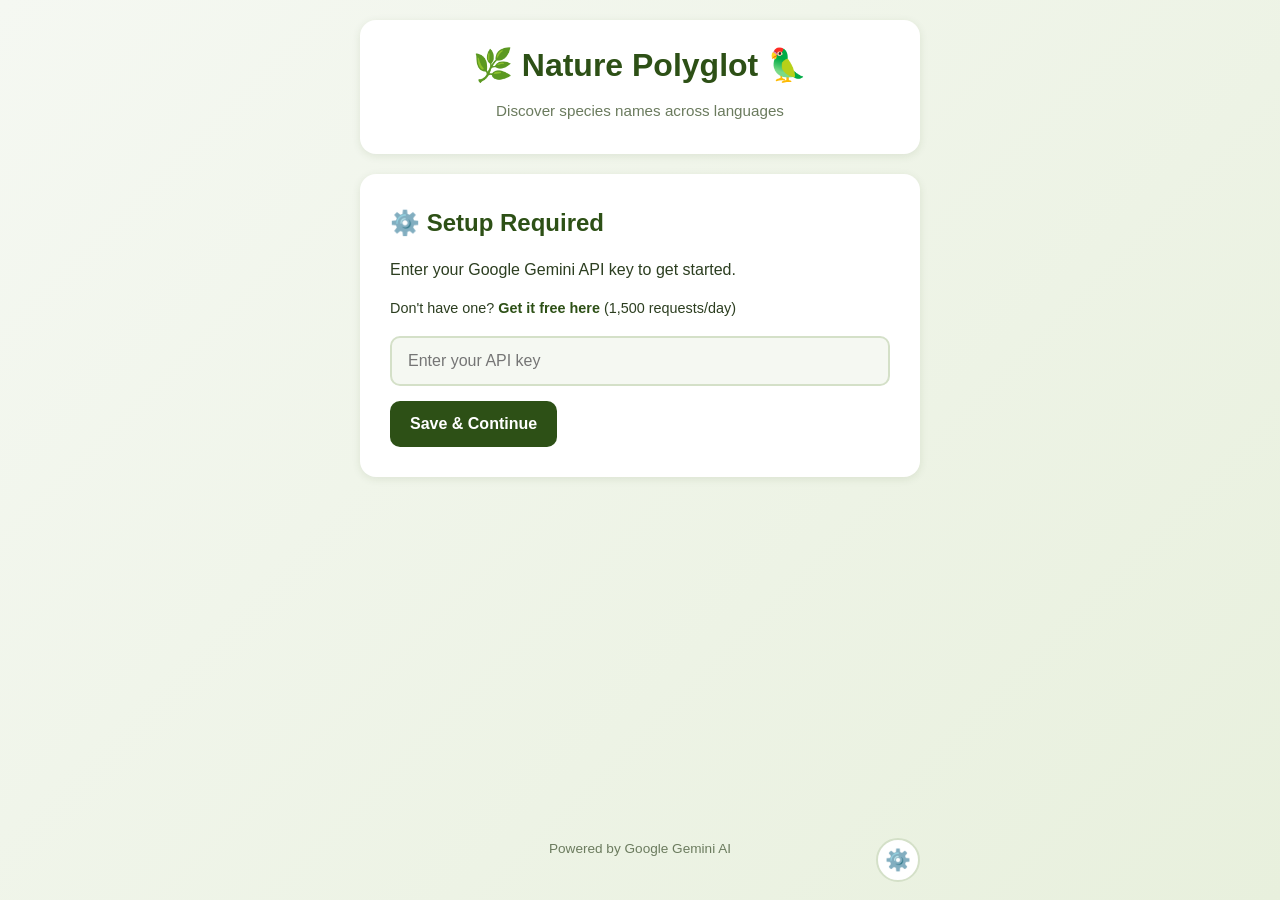
<file: index.html>
<!DOCTYPE html>
<html lang="en">
<head>
    <meta charset="UTF-8">
    <meta name="viewport" content="width=device-width, initial-scale=1.0, maximum-scale=1.0, user-scalable=no">
    <meta name="theme-color" content="#2d5016">
    <meta name="description" content="Find plant and animal names in Latin, Italian, English, and French">
    <meta name="apple-mobile-web-app-capable" content="yes">
    <meta name="apple-mobile-web-app-status-bar-style" content="black-translucent">
    <title>Nature Polyglot</title>
    <link rel="manifest" href="manifest.json">
    <link rel="icon" type="image/png" href="icons/icon-192.png">
    <link rel="apple-touch-icon" href="icons/icon-192.png">
    <link rel="stylesheet" href="styles.css">
</head>
<body>
    <div class="container">
        <header>
            <h1>🌿 Nature Polyglot 🦜</h1>
            <p class="subtitle">Discover species names across languages</p>
        </header>

        <main>
            <!-- API Key Setup (shown on first use) -->
            <div id="api-setup" class="api-setup hidden">
                <div class="setup-card">
                    <h2>⚙️ Setup Required</h2>
                    <p>Enter your Google Gemini API key to get started.</p>
                    <p class="hint">Don't have one? <a href="https://ai.google.dev/" target="_blank">Get it free here</a> (1,500 requests/day)</p>
                    <input type="password" id="api-key-input" placeholder="Enter your API key" />
                    <button id="save-api-key" class="btn btn-primary">Save & Continue</button>
                </div>
            </div>

            <!-- Main App Interface -->
            <div id="app-interface" class="app-interface hidden">
                <form id="translation-form">
                    <div class="input-group">
                        <label for="latin-input">
                            <span class="flag">🔬</span>
                            <span class="lang-name">Latin (Scientific)</span>
                        </label>
                        <input type="text" id="latin-input" class="name-input" placeholder="e.g., Passer domesticus" autocomplete="off">
                    </div>

                    <div class="input-group">
                        <label for="italian-input">
                            <span class="flag">🇮🇹</span>
                            <span class="lang-name">Italian (Italiano)</span>
                        </label>
                        <input type="text" id="italian-input" class="name-input" placeholder="es. Passera oltremontana" autocomplete="off">
                    </div>

                    <div class="input-group">
                        <label for="english-input">
                            <span class="flag">🇬🇧</span>
                            <span class="lang-name">English</span>
                        </label>
                        <input type="text" id="english-input" class="name-input" placeholder="e.g., House Sparrow" autocomplete="off">
                    </div>

                    <div class="input-group">
                        <label for="french-input">
                            <span class="flag">🇫🇷</span>
                            <span class="lang-name">French (Français)</span>
                        </label>
                        <input type="text" id="french-input" class="name-input" placeholder="par ex. Moineau domestique" autocomplete="off">
                    </div>

                    <div class="button-group">
                        <button type="submit" id="search-btn" class="btn btn-primary">
                            <span class="btn-icon">🔍</span> Search
                        </button>
                        <button type="button" id="reset-btn" class="btn btn-secondary">
                            <span class="btn-icon">🔄</span> Reset
                        </button>
                    </div>
                </form>

                <!-- Loading Indicator -->
                <div id="loading" class="loading hidden">
                    <div class="spinner"></div>
                    <p>Searching across languages...</p>
                </div>

                <!-- Error Message -->
                <div id="error-message" class="error-message hidden"></div>

                <!-- History Section -->
                <div id="history-section" class="history-section hidden">
                    <h3>Recent Searches</h3>
                    <div id="history-list" class="history-list"></div>
                    <button id="clear-history" class="btn btn-small">Clear History</button>
                </div>
            </div>
        </main>

        <footer>
            <button id="settings-btn" class="settings-btn" title="Settings">⚙️</button>
            <p class="footer-text">Powered by Google Gemini AI</p>
        </footer>

        <!-- Settings Modal -->
        <div id="settings-modal" class="modal hidden">
            <div class="modal-content">
                <h2>⚙️ Settings & Info</h2>
                
                <!-- App Info Section -->
                <div class="info-section">
                    <div class="info-item">
                        <span class="info-label">🤖 AI Model:</span>
                        <span class="info-value" id="model-name">Gemini 3.1 Flash Lite Preview</span>
                    </div>
                    <div class="info-item">
                        <span class="info-label">📅 Version:</span>
                        <span class="info-value" id="app-version">1.0.0</span>
                    </div>
                    <div class="info-item">
                        <span class="info-label">🚀 Last Updated:</span>
                        <span class="info-value" id="deploy-date">May 6, 2026</span>
                    </div>
                </div>

                <!-- API Key Section -->
                <div class="setting-item">
                    <label for="new-api-key">Google Gemini API Key</label>
                    <input type="password" id="new-api-key" placeholder="Enter new API key">
                    <button id="update-api-key" class="btn btn-primary">Update Key</button>
                </div>
                
                <button id="close-modal" class="btn btn-secondary">Close</button>
            </div>
        </div>
    </div>

    <script src="gemini-api.js"></script>
    <script src="app.js"></script>
    <script>
        // Register service worker for PWA
        if ('serviceWorker' in navigator) {
            window.addEventListener('load', () => {
                navigator.serviceWorker.register('service-worker.js')
                    .then(reg => console.log('Service Worker registered'))
                    .catch(err => console.log('Service Worker registration failed:', err));
            });
        }
    </script>
</body>
</html>
</file>
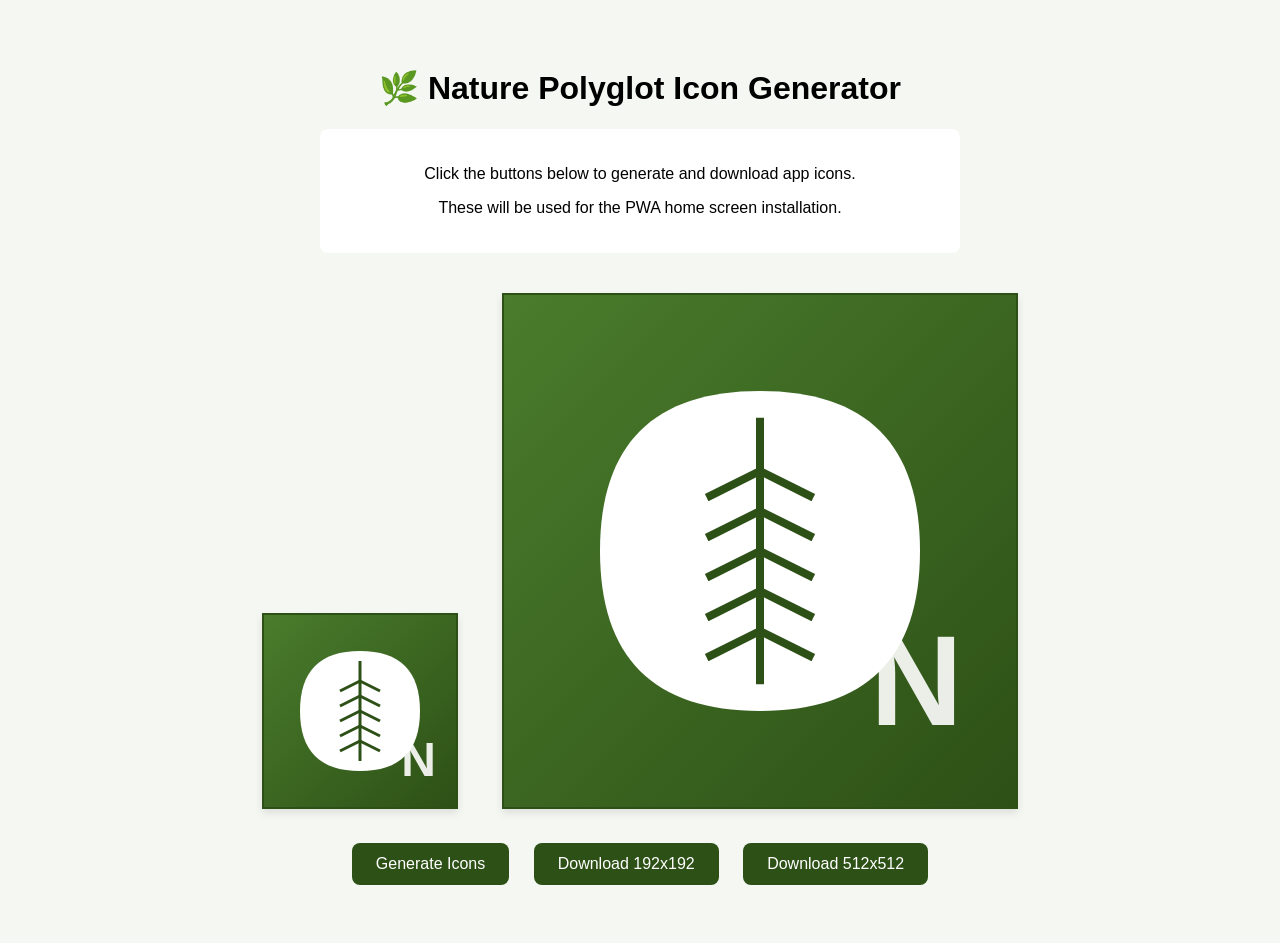
<file: create-icons.html>
<!DOCTYPE html>
<html lang="en">
<head>
    <meta charset="UTF-8">
    <meta name="viewport" content="width=device-width, initial-scale=1.0">
    <title>Create Icons - Nature Polyglot</title>
    <style>
        body {
            font-family: Arial, sans-serif;
            padding: 40px;
            text-align: center;
            background: #f5f8f2;
        }
        canvas {
            border: 2px solid #2d5016;
            margin: 20px;
            box-shadow: 0 4px 8px rgba(0,0,0,0.1);
        }
        button {
            background: #2d5016;
            color: white;
            border: none;
            padding: 12px 24px;
            font-size: 16px;
            border-radius: 8px;
            cursor: pointer;
            margin: 10px;
        }
        button:hover {
            background: #1a3009;
        }
        .info {
            max-width: 600px;
            margin: 20px auto;
            padding: 20px;
            background: white;
            border-radius: 8px;
        }
    </style>
</head>
<body>
    <h1>🌿 Nature Polyglot Icon Generator</h1>
    <div class="info">
        <p>Click the buttons below to generate and download app icons.</p>
        <p>These will be used for the PWA home screen installation.</p>
    </div>
    
    <canvas id="canvas192" width="192" height="192"></canvas>
    <canvas id="canvas512" width="512" height="512"></canvas>
    
    <div>
        <button onclick="generateIcons()">Generate Icons</button>
        <button onclick="downloadIcon(192)">Download 192x192</button>
        <button onclick="downloadIcon(512)">Download 512x512</button>
    </div>

    <script>
        function generateIcons() {
            generateIcon(192);
            generateIcon(512);
            alert('Icons generated! Click the download buttons to save them.');
        }

        function generateIcon(size) {
            const canvas = document.getElementById(`canvas${size}`);
            const ctx = canvas.getContext('2d');
            
            // Background - gradient green
            const gradient = ctx.createLinearGradient(0, 0, size, size);
            gradient.addColorStop(0, '#4a7c2c');
            gradient.addColorStop(1, '#2d5016');
            ctx.fillStyle = gradient;
            ctx.fillRect(0, 0, size, size);
            
            // Draw leaf icon
            const scale = size / 192;
            ctx.save();
            ctx.translate(size / 2, size / 2);
            ctx.scale(scale, scale);
            
            // Leaf shape
            ctx.fillStyle = '#ffffff';
            ctx.beginPath();
            ctx.moveTo(0, -60);
            ctx.bezierCurveTo(40, -60, 60, -40, 60, 0);
            ctx.bezierCurveTo(60, 40, 40, 60, 0, 60);
            ctx.bezierCurveTo(-40, 60, -60, 40, -60, 0);
            ctx.bezierCurveTo(-60, -40, -40, -60, 0, -60);
            ctx.fill();
            
            // Leaf vein
            ctx.strokeStyle = '#2d5016';
            ctx.lineWidth = 3;
            ctx.beginPath();
            ctx.moveTo(0, -50);
            ctx.lineTo(0, 50);
            ctx.stroke();
            
            // Side veins
            for (let i = -30; i <= 30; i += 15) {
                ctx.beginPath();
                ctx.moveTo(0, i);
                ctx.lineTo(20, i + 10);
                ctx.stroke();
                ctx.beginPath();
                ctx.moveTo(0, i);
                ctx.lineTo(-20, i + 10);
                ctx.stroke();
            }
            
            ctx.restore();
            
            // Add letter "N" in bottom right
            ctx.fillStyle = 'rgba(255, 255, 255, 0.9)';
            ctx.font = `bold ${size * 0.25}px Arial`;
            ctx.textAlign = 'right';
            ctx.textBaseline = 'bottom';
            ctx.fillText('N', size - 20 * scale, size - 20 * scale);
        }

        function downloadIcon(size) {
            const canvas = document.getElementById(`canvas${size}`);
            const link = document.createElement('a');
            link.download = `icon-${size}.png`;
            link.href = canvas.toDataURL();
            link.click();
        }

        // Generate on load
        window.onload = generateIcons;
    </script>
</body>
</html>
</file>
<file: styles.css>
/* Nature Polyglot - Styles */
:root {
    --primary-color: #2d5016;
    --primary-light: #4a7c2c;
    --primary-dark: #1a3009;
    --secondary-color: #8b4513;
    --bg-color: #f5f8f2;
    --card-bg: #ffffff;
    --text-color: #2c3e20;
    --text-light: #6b7b5e;
    --border-color: #d4e0c8;
    --error-color: #c53030;
    --success-color: #38a169;
    --shadow: 0 2px 8px rgba(45, 80, 22, 0.1);
    --shadow-hover: 0 4px 12px rgba(45, 80, 22, 0.15);
}

* {
    margin: 0;
    padding: 0;
    box-sizing: border-box;
}

body {
    font-family: -apple-system, BlinkMacSystemFont, 'Segoe UI', Roboto, Oxygen, Ubuntu, Cantarell, sans-serif;
    background: linear-gradient(135deg, #f5f8f2 0%, #e8f0dd 100%);
    color: var(--text-color);
    line-height: 1.6;
    min-height: 100vh;
    padding: 0;
    -webkit-font-smoothing: antialiased;
}

.container {
    max-width: 600px;
    margin: 0 auto;
    padding: 20px;
    min-height: 100vh;
    display: flex;
    flex-direction: column;
}

/* Header */
header {
    text-align: center;
    padding: 20px 0 30px;
    background: var(--card-bg);
    border-radius: 16px;
    box-shadow: var(--shadow);
    margin-bottom: 20px;
}

header h1 {
    font-size: 2rem;
    color: var(--primary-color);
    margin-bottom: 8px;
    font-weight: 700;
}

.subtitle {
    color: var(--text-light);
    font-size: 0.95rem;
}

/* Main Content */
main {
    flex: 1;
}

/* API Setup */
.api-setup {
    background: var(--card-bg);
    border-radius: 16px;
    padding: 30px;
    box-shadow: var(--shadow);
}

.setup-card h2 {
    color: var(--primary-color);
    margin-bottom: 15px;
    font-size: 1.5rem;
}

.setup-card p {
    margin-bottom: 15px;
    color: var(--text-color);
}

.hint {
    font-size: 0.9rem;
    color: var(--text-light);
}

.hint a {
    color: var(--primary-color);
    text-decoration: none;
    font-weight: 600;
}

.hint a:hover {
    text-decoration: underline;
}

/* Form Styles */
.app-interface {
    background: var(--card-bg);
    border-radius: 16px;
    padding: 25px;
    box-shadow: var(--shadow);
}

.input-group {
    margin-bottom: 20px;
}

.input-group label {
    display: flex;
    align-items: center;
    margin-bottom: 8px;
    font-weight: 600;
    color: var(--primary-color);
    font-size: 0.95rem;
}

.flag {
    font-size: 1.3rem;
    margin-right: 8px;
}

.lang-name {
    flex: 1;
}

.name-input {
    width: 100%;
    padding: 14px 16px;
    border: 2px solid var(--border-color);
    border-radius: 10px;
    font-size: 1rem;
    transition: all 0.3s ease;
    background: var(--bg-color);
    color: var(--text-color);
}

.name-input:focus {
    outline: none;
    border-color: var(--primary-color);
    background: var(--card-bg);
    box-shadow: 0 0 0 3px rgba(45, 80, 22, 0.1);
}

.name-input.filled {
    background: var(--card-bg);
    border-color: var(--success-color);
}

/* Buttons */
.button-group {
    display: flex;
    gap: 12px;
    margin-top: 25px;
}

.btn {
    flex: 1;
    padding: 14px 20px;
    border: none;
    border-radius: 10px;
    font-size: 1rem;
    font-weight: 600;
    cursor: pointer;
    transition: all 0.3s ease;
    display: flex;
    align-items: center;
    justify-content: center;
    gap: 8px;
}

.btn-primary {
    background: var(--primary-color);
    color: white;
}

.btn-primary:hover {
    background: var(--primary-dark);
    transform: translateY(-2px);
    box-shadow: var(--shadow-hover);
}

.btn-primary:active {
    transform: translateY(0);
}

.btn-secondary {
    background: var(--bg-color);
    color: var(--primary-color);
    border: 2px solid var(--border-color);
}

.btn-secondary:hover {
    background: var(--border-color);
}

.btn-small {
    padding: 8px 16px;
    font-size: 0.9rem;
}

.btn:disabled {
    opacity: 0.6;
    cursor: not-allowed;
    transform: none !important;
}

.btn-icon {
    font-size: 1.1rem;
}

#api-key-input,
#new-api-key {
    width: 100%;
    padding: 14px 16px;
    border: 2px solid var(--border-color);
    border-radius: 10px;
    font-size: 1rem;
    margin-bottom: 15px;
    background: var(--bg-color);
}

#api-key-input:focus,
#new-api-key:focus {
    outline: none;
    border-color: var(--primary-color);
    box-shadow: 0 0 0 3px rgba(45, 80, 22, 0.1);
}

/* Loading */
.loading {
    text-align: center;
    padding: 30px;
    background: var(--bg-color);
    border-radius: 10px;
    margin-top: 20px;
}

.spinner {
    width: 40px;
    height: 40px;
    margin: 0 auto 15px;
    border: 4px solid var(--border-color);
    border-top: 4px solid var(--primary-color);
    border-radius: 50%;
    animation: spin 1s linear infinite;
}

@keyframes spin {
    0% { transform: rotate(0deg); }
    100% { transform: rotate(360deg); }
}

/* Error Message */
.error-message {
    background: #fff5f5;
    border: 2px solid #feb2b2;
    color: var(--error-color);
    padding: 15px;
    border-radius: 10px;
    margin-top: 20px;
    font-weight: 500;
}

/* History */
.history-section {
    margin-top: 30px;
    padding: 20px;
    background: var(--bg-color);
    border-radius: 10px;
}

.history-section h3 {
    color: var(--primary-color);
    margin-bottom: 15px;
    font-size: 1.1rem;
}

.history-list {
    display: flex;
    flex-direction: column;
    gap: 10px;
    margin-bottom: 15px;
}

.history-item {
    background: var(--card-bg);
    padding: 12px 15px;
    border-radius: 8px;
    cursor: pointer;
    transition: all 0.2s ease;
    border: 1px solid var(--border-color);
}

.history-item:hover {
    transform: translateX(5px);
    box-shadow: var(--shadow);
}

.history-item strong {
    color: var(--primary-color);
    display: block;
    margin-bottom: 4px;
}

.history-item small {
    color: var(--text-light);
    font-size: 0.85rem;
}

/* Footer */
footer {
    text-align: center;
    padding: 20px 0;
    margin-top: 30px;
    position: relative;
}

.footer-text {
    color: var(--text-light);
    font-size: 0.85rem;
}

.settings-btn {
    position: absolute;
    top: 20px;
    right: 0;
    background: var(--card-bg);
    border: 2px solid var(--border-color);
    border-radius: 50%;
    width: 44px;
    height: 44px;
    font-size: 1.3rem;
    cursor: pointer;
    transition: all 0.3s ease;
    display: flex;
    align-items: center;
    justify-content: center;
}

.settings-btn:hover {
    background: var(--primary-color);
    transform: rotate(90deg);
    box-shadow: var(--shadow-hover);
}

/* Modal */
.modal {
    position: fixed;
    top: 0;
    left: 0;
    width: 100%;
    height: 100%;
    background: rgba(0, 0, 0, 0.5);
    display: flex;
    align-items: center;
    justify-content: center;
    z-index: 1000;
    padding: 20px;
}

.modal-content {
    background: var(--card-bg);
    padding: 30px;
    border-radius: 16px;
    max-width: 500px;
    width: 100%;
    box-shadow: 0 10px 40px rgba(0, 0, 0, 0.3);
    max-height: 90vh;
    overflow-y: auto;
}

.modal-content h2 {
    color: var(--primary-color);
    margin-bottom: 20px;
}

/* App Info Section */
.info-section {
    background: var(--bg-color);
    padding: 15px;
    border-radius: 10px;
    margin-bottom: 20px;
    border: 1px solid var(--border-color);
}

.info-item {
    display: flex;
    justify-content: space-between;
    align-items: center;
    padding: 10px 0;
    border-bottom: 1px solid var(--border-color);
}

.info-item:last-child {
    border-bottom: none;
}

.info-label {
    font-weight: 600;
    color: var(--text-color);
    font-size: 0.95rem;
}

.info-value {
    color: var(--primary-color);
    font-weight: 600;
    font-size: 0.9rem;
}

/* Setting Item */
.setting-item {
    margin-bottom: 20px;
}

.setting-item label {
    display: block;
    margin-bottom: 8px;
    font-weight: 600;
    color: var(--text-color);
}

/* Utility Classes */
.hidden {
    display: none !important;
}

/* Mobile Responsive */
@media (max-width: 480px) {
    .container {
        padding: 15px;
    }

    header h1 {
        font-size: 1.6rem;
    }

    .app-interface,
    .api-setup {
        padding: 20px;
    }

    .button-group {
        flex-direction: column;
    }

    .btn {
        width: 100%;
    }

    .settings-btn {
        width: 40px;
        height: 40px;
        font-size: 1.1rem;
    }

    .info-item {
        flex-direction: column;
        align-items: flex-start;
        gap: 5px;
    }
}

/* iOS specific fixes */
@supports (-webkit-touch-callout: none) {
    .name-input {
        font-size: 16px; /* Prevents zoom on iOS */
    }
}
</file>
